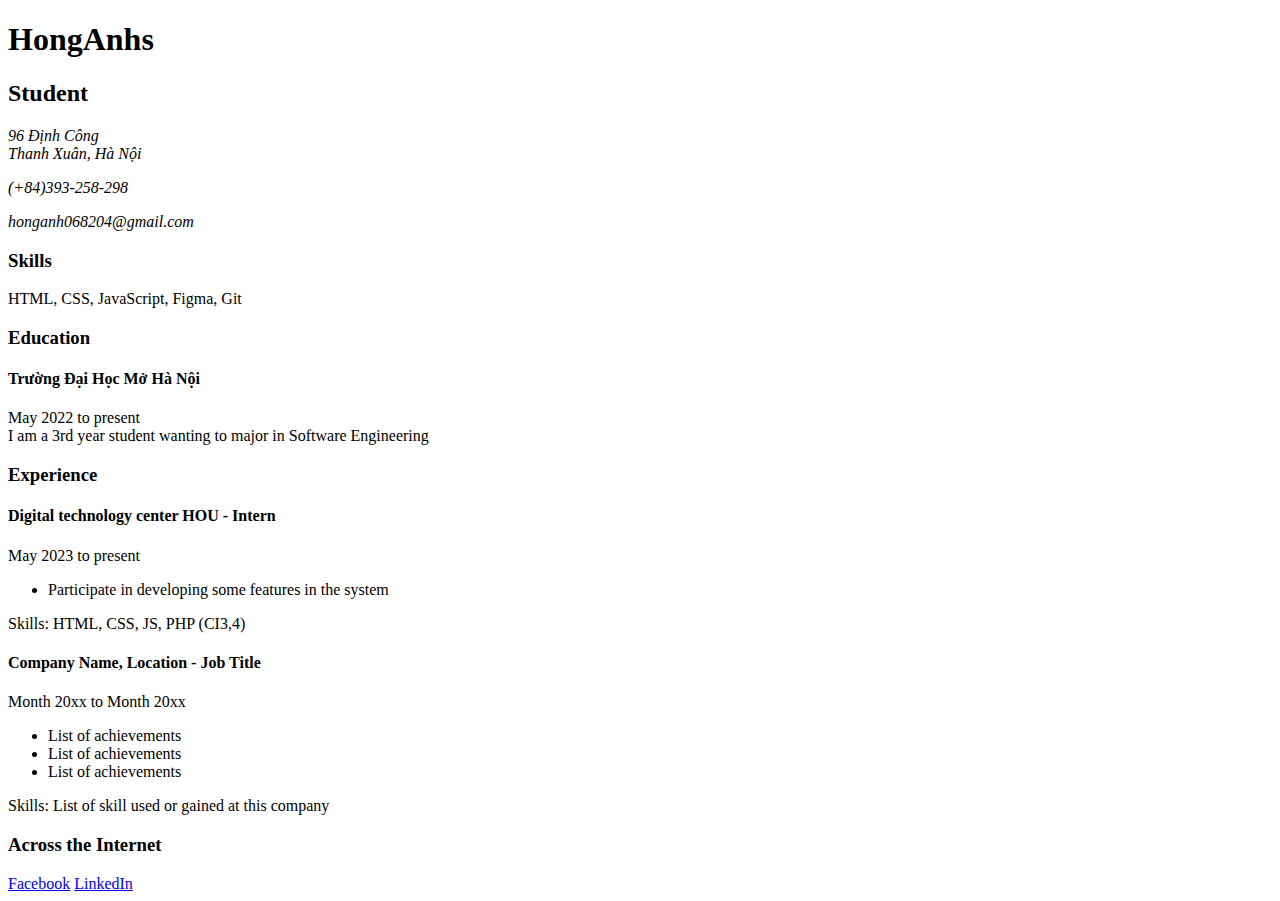
<file: Fontend Projects/01-single-page-cv/index.html>
<!DOCTYPE html>
<html lang="en">
  <head>
    <meta charset="UTF-8" />
    <meta name="viewport" content="width=device-width, initial-scale=1.0" />
    <title>NguyenHongAnhs</title>
    <!-- SEO Meta Tag  -->
    <meta name="desctiption" content="Single Page CV of HongAnhs, a student." />
    <meta
      name="keywords"
      content="Frontend Developer, HTML, CSS, JavaScript, Resume, Web Development"
    />
    <meta name="author" content="HongAnhs" />
    <!-- Open Graph Meta Tags -->
    <meta property="og:title" content="HongAnhs - Student" />
    <meta
      property="og:desctiption"
      content="Single CV of HongAnhs, a student"
    />
    <meta
      property="og:image"
      content="https://dynamic-media-cdn.tripadvisor.com/media/photo-o/1b/33/f7/12/caption.jpg?w=600&h=500&s=1"
    />
    <meta property="og:type" content="website" />
    <meta property="url" content="my profile web in the future" />
    <!-- Favicon -->
    <link rel="icon" href="Assets/vip.ico" type="image/x-icon" />
  </head>
  <body>
    <header>
      <h1>HongAnhs</h1>
      <h2>Student</h2>
      <div class="contact-info">
        <address>
          96 Định Công <br />
          Thanh Xuân, Hà Nội
          <p>(+84)393-258-298</p>
          <p>honganh068204@gmail.com</p>
        </address>
      </div>
    </header>
    <main>
      <section class="skills">
        <h3 class="section-title">Skills</h3>
        <p>HTML, CSS, JavaScript, Figma, Git</p>
      </section>
      <section class="education">
        <h3 class="section-title">Education</h3>
        <h4>Trường Đại Học Mở Hà Nội</h4>
        <p>
          May 2022 to present <br />
          I am a 3rd year student wanting to major in Software Engineering
        </p>
      </section>
      <section>
        <h3 class="section-title">Experience</h3>
        <article>
          <h4>Digital technology center HOU - Intern</h4>
          <p>May 2023 to present</p>
          <ul>
            <li>Participate in developing some features in the system</li>
          </ul>
          <p>Skills: HTML, CSS, JS, PHP (CI3,4)</p>
        </article>
        <article>
          <h4>Company Name, Location - Job Title</h4>
          <p>Month 20xx to Month 20xx</p>
          <ul>
            <li>List of achievements</li>
            <li>List of achievements</li>
            <li>List of achievements</li>
          </ul>
          <p>Skills: List of skill used or gained at this company</p>
        </article>
      </section>
      <section class="internet">
        <h3 class="section-title">Across the Internet</h3>
        <a href="https://www.facebook.com/hong.anh.335981/">Facebook</a>
        <a
          href="https://www.linkedin.com/in/h%E1%BB%93ng-%C3%A1nh-nguy%E1%BB%85n-937087252/"
          >LinkedIn</a
        >
      </section>
    </main>
  </body>
</html>
</file>
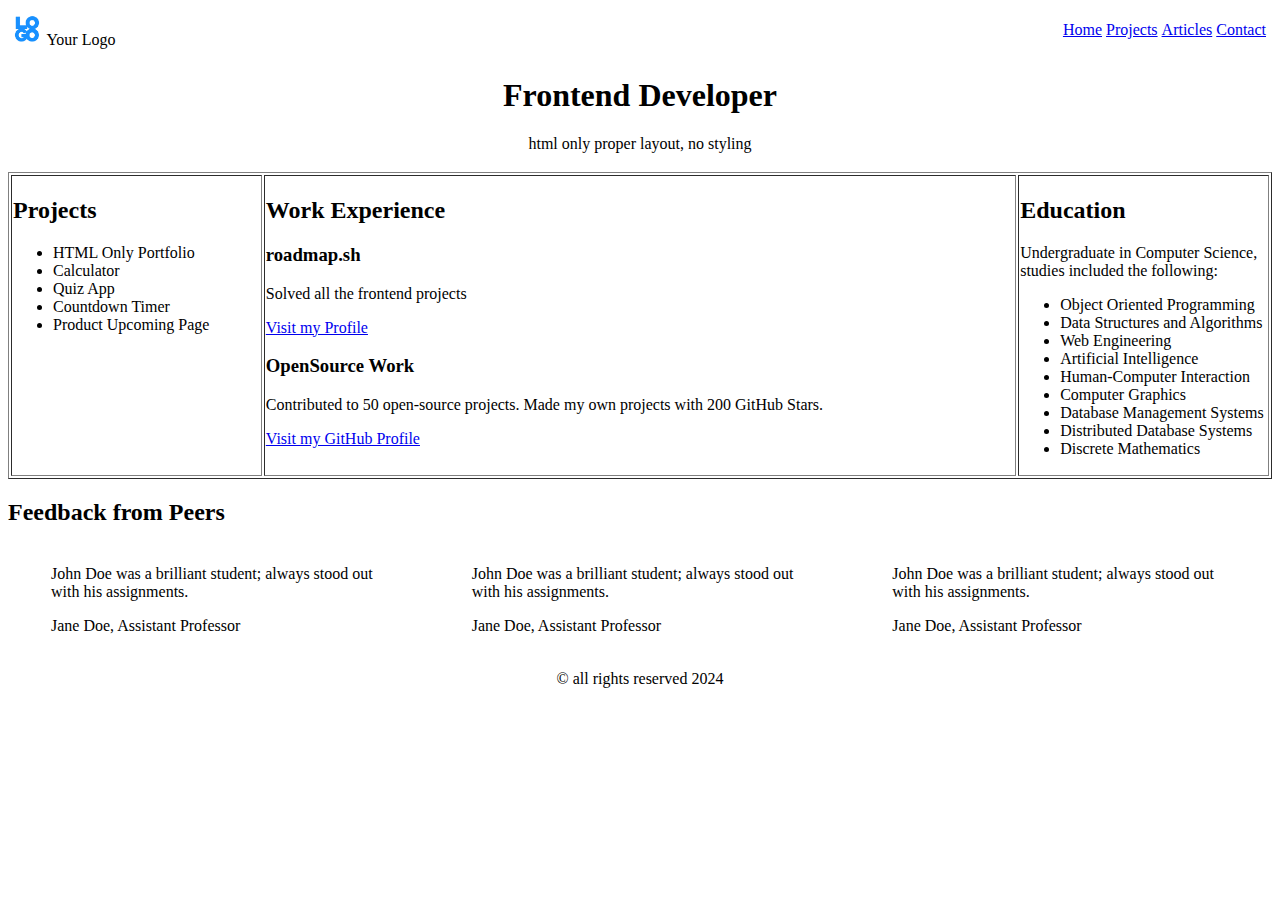
<file: Frontend Projects/02-basic-html-website/index.html>
<!DOCTYPE html>
<html lang="en">
  <head>
    <meta charset="UTF-8" />
    <meta name="viewport" content="width=device-width, initial-scale=1.0" />
    <title>Basic HTML WEB</title>
    <meta name="description" content="A simple HTML web" />
    <!-- SEO Meta teg -->
    <meta
      name="description"
      content="A simple HTML-only website for roadmap.sh frontend"
    />
    <meta name="keywords" content="Frontend Project, HTML, Roadmap.sh" />
    <meta name="author" content="Austin Hill" />
  </head>
  <body>
    <header>
      <table width="100%">
        <tr>
          <td>
            <div class="logo">
              <img width="32" src="../../assets/logo.png" alt="Logo" />
              <span>Your Logo</span>
            </div>
          </td>
          <td align="right">
            <nav>
              <table>
                <tr>
                  <td><a href="index.html">Home</a></td>
                  <td><a href="#">Projects</a></td>
                  <td><a href="#">Articles</a></td>
                  <td><a href="#">Contact</a></td>
                </tr>
              </table>
            </nav>
          </td>
        </tr>
      </table>
    </header>

    <main>
      <section class="intro">
        <table width="100%">
          <tr>
            <td align="center">
              <section class="intro">
                <h1>Frontend Developer</h1>
                <p>html only proper layout, no styling</p>
              </section>
            </td>
          </tr>
        </table>
      </section>
      <section class="part1">
        <table width="100%" border="1">
          <td width="20%" valign="top">
            <section class="projects">
              <h2>Projects</h2>
              <ul>
                <li>HTML Only Portfolio</li>
                <li>Calculator</li>
                <li>Quiz App</li>
                <li>Countdown Timer</li>
                <li>Product Upcoming Page</li>
              </ul>
            </section>
          </td>
          <td width="60%" valign="top">
            <section class="work-experience">
              <h2>Work Experience</h2>
              <article>
                <h3>roadmap.sh</h3>
                <p>Solved all the frontend projects</p>
                <a href="projects.html">Visit my Profile</a>
              </article>
              <article>
                <h3>OpenSource Work</h3>
                <p>
                  Contributed to 50 open-source projects. Made my own projects
                  with 200 GitHub Stars.
                </p>
                <a href="https://github.com/akinghill"
                  >Visit my GitHub Profile</a
                >
              </article>
            </section>
          </td>
          <td width="20%" valign="top">
            <section class="education">
              <h2>Education</h2>
              <p>
                Undergraduate in Computer Science, studies included the
                following:
              </p>
              <ul>
                <li>Object Oriented Programming</li>
                <li>Data Structures and Algorithms</li>
                <li>Web Engineering</li>
                <li>Artificial Intelligence</li>
                <li>Human-Computer Interaction</li>
                <li>Computer Graphics</li>
                <li>Database Management Systems</li>
                <li>Distributed Database Systems</li>
                <li>Discrete Mathematics</li>
              </ul>
            </section>
          </td>
        </table>
      </section>
      <aside class="reviews">
        <h2>Feedback from Peers</h2>
        <table width="100%">
          <tr>
            <td>
              <blockquote>
                <p>
                  John Doe was a brilliant student; always stood out with his
                  assignments.
                </p>
                <footer>Jane Doe, Assistant Professor</footer>
              </blockquote>
            </td>
            <td>
              <blockquote>
                <p>
                  John Doe was a brilliant student; always stood out with his
                  assignments.
                </p>
                <footer>Jane Doe, Assistant Professor</footer>
              </blockquote>
            </td>
            <td>
              <blockquote>
                <p>
                  John Doe was a brilliant student; always stood out with his
                  assignments.
                </p>
                <footer>Jane Doe, Assistant Professor</footer>
              </blockquote>
            </td>
          </tr>
        </table>
      </aside>
    </main>
    <footer align="center">
      <p>&copy; all rights reserved 2024</p>
    </footer>
  </body>
</html>
</file>
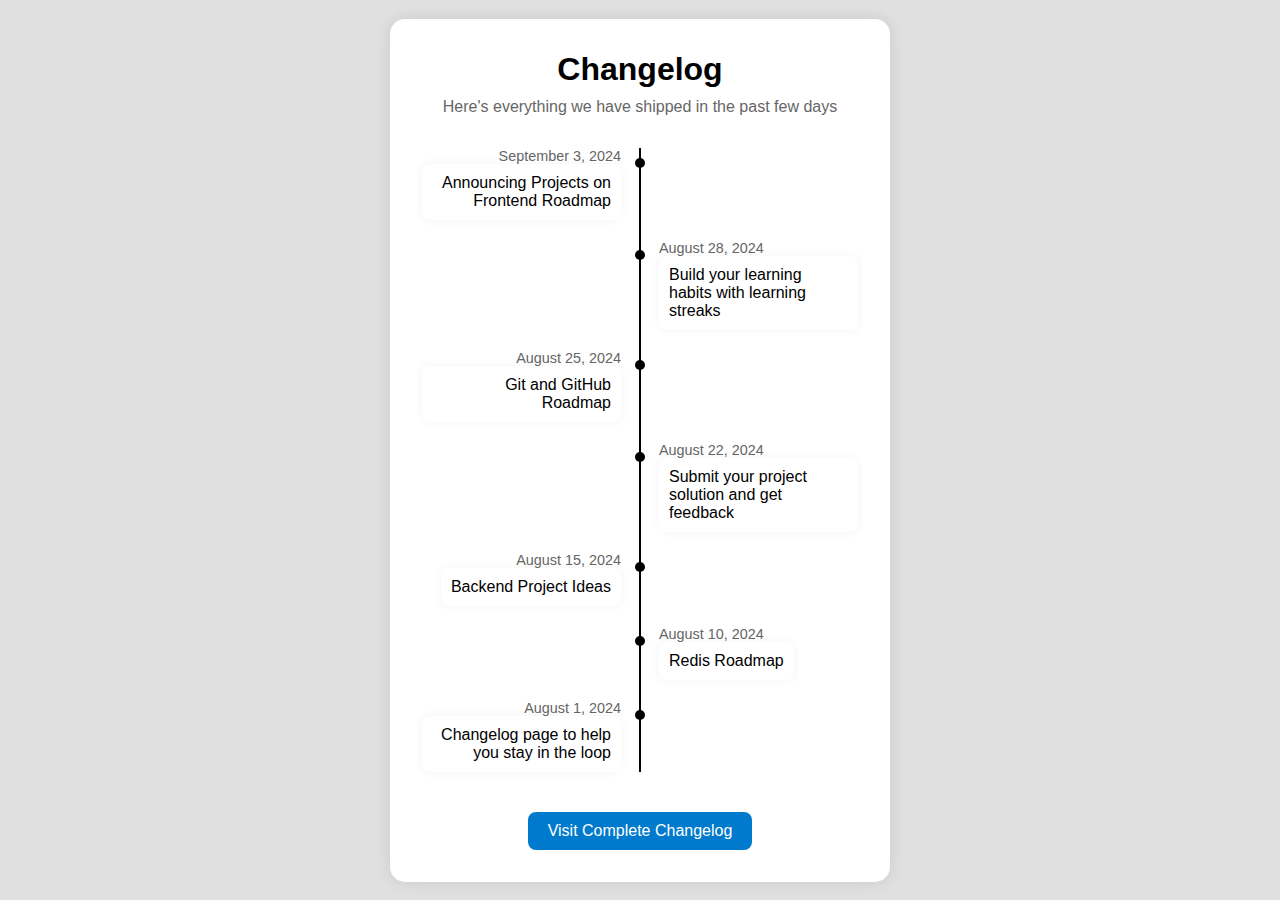
<file: Frontend Projects/04-changelog-component/index.html>
<!DOCTYPE html>
<html lang="en">
  <head>
    <meta charset="UTF-8" />
    <meta name="viewport" content="width=device-width, initial-scale=1.0" />
    <title>Changelog Component</title>
    <link rel="stylesheet" href="styles.css" />
  </head>
  <body>
    <div class="changelog-container">
      <h1>Changelog</h1>
      <p>Here's everything we have shipped in the past few days</p>

      <div class="timeline">
        <div class="timeline-item">
          <div class="timeline-date">September 3, 2024</div>
          <div class="timeline-content">
            Announcing Projects on Frontend Roadmap
          </div>
        </div>

        <div class="timeline-item">
          <div class="timeline-date">August 28, 2024</div>
          <div class="timeline-content">
            Build your learning habits with learning streaks
          </div>
        </div>

        <div class="timeline-item">
          <div class="timeline-date">August 25, 2024</div>
          <div class="timeline-content">Git and GitHub Roadmap</div>
        </div>

        <div class="timeline-item">
          <div class="timeline-date">August 22, 2024</div>
          <div class="timeline-content">
            Submit your project solution and get feedback
          </div>
        </div>

        <div class="timeline-item">
          <div class="timeline-date">August 15, 2024</div>
          <div class="timeline-content">Backend Project Ideas</div>
        </div>

        <div class="timeline-item">
          <div class="timeline-date">August 10, 2024</div>
          <div class="timeline-content">Redis Roadmap</div>
        </div>

        <div class="timeline-item">
          <div class="timeline-date">August 1, 2024</div>
          <div class="timeline-content">
            Changelog page to help you stay in the loop
          </div>
        </div>
      </div>

      <a href="#" class="button">Visit Complete Changelog</a>
    </div>
  </body>
</html>
</file>
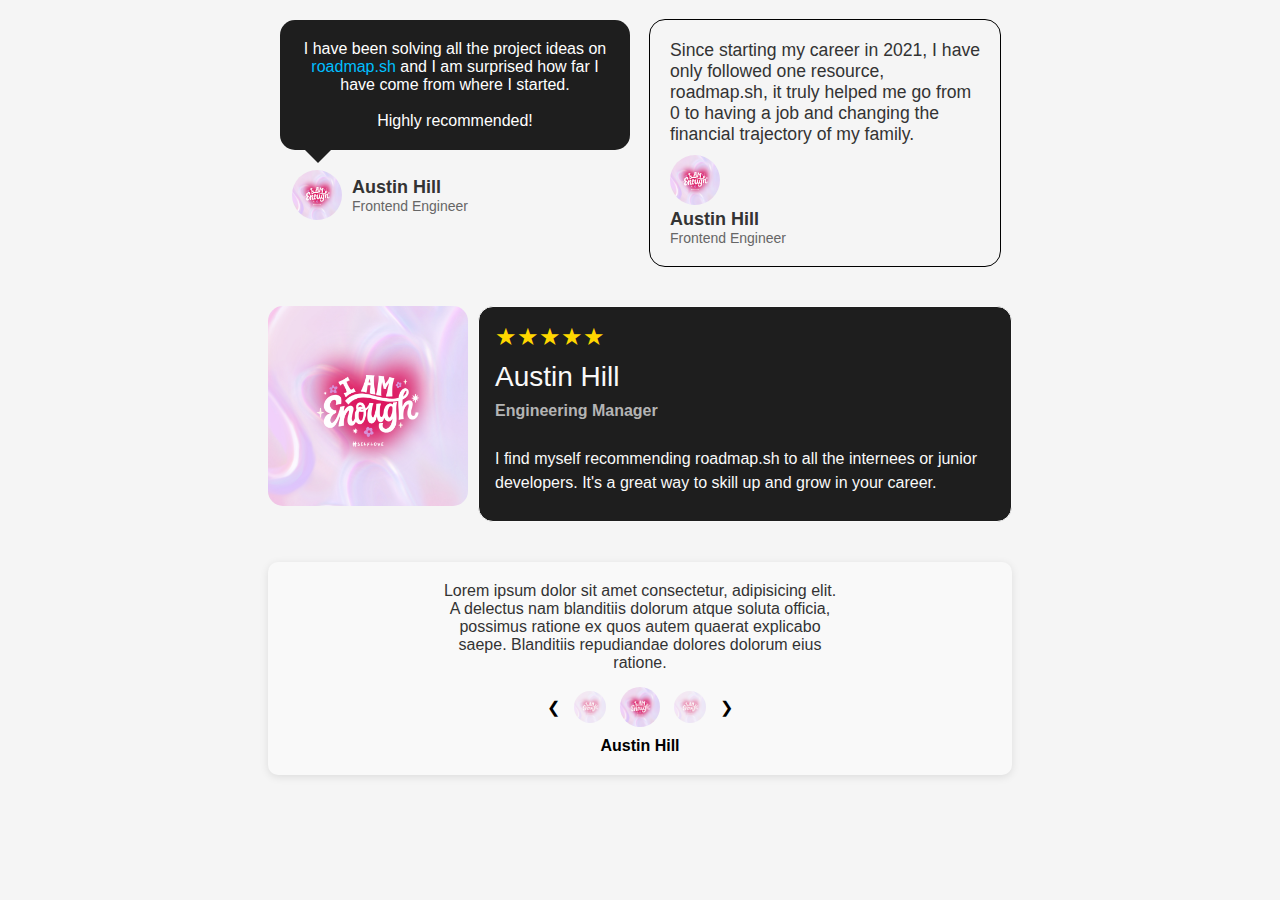
<file: Frontend Projects/05-testimonials-card/index.html>
<!DOCTYPE html>
<html lang="en">
  <head>
    <meta charset="UTF-8" />
    <meta name="viewport" content="width=device-width, initial-scale=1.0" />
    <title>Testimonials Card</title>
    <link rel="stylesheet" href="styles.css" />
  </head>
  <body>
    <div class="testimonials">
      <!-- Testimonial 1 -->
      <div class="testimonial-card-1">
        <div class="testimonial-content">
          <div class="speech-bubble">
            <p>
              I have been solving all the project ideas on
              <a href="https://roadmap.sh">roadmap.sh</a> and I am surprised how
              far I have come from where I started.<br /><br />
              Highly recommended!
            </p>
          </div>
          <div class="profile">
            <img src="../../assets/logo2.png" alt="Artem Jones" />
            <div class="profile-details">
              <h3>Austin Hill</h3>
              <p>Frontend Engineer</p>
            </div>
          </div>
        </div>
      </div>

      <!-- Testimonial 2 -->
      <div class="testimonial-card-2">
        <div class="testimonial-content">
          <p class="quote">
            Since starting my career in 2021, I have only followed one resource,
            roadmap.sh, it truly helped me go from 0 to having a job and
            changing the financial trajectory of my family.
          </p>
        </div>
        <div class="profile-info">
          <img
            src="../../assets/logo2.png"
            alt="Profile Pic"
            class="profile-pic"
          />
          <div class="profile-details">
            <h4>Austin Hill</h4>
            <p>Frontend Engineer</p>
          </div>
        </div>
      </div>

      <!-- Testimonial 3 -->
      <div class="testimonial-card-3">
        <img src="../../assets/logo2.png" alt="Profile Pic" />
        <div class="testimonial-content">
          <div class="rating">★★★★★</div>
          <h4>Austin Hill</h4>
          <p class="position">Engineering Manager</p>
          <p class="quote">
            I find myself recommending roadmap.sh to all the internees or junior
            developers. It's a great way to skill up and grow in your career.
          </p>
        </div>
      </div>

      <div class="testimonial-slider">
        <p class="slider-quote">
          Lorem ipsum dolor sit amet consectetur, adipisicing elit. A delectus
          nam blanditiis dolorum atque soluta officia, possimus ratione ex quos
          autem quaerat explicabo saepe. Blanditiis repudiandae dolores dolorum
          eius ratione.
        </p>
        <div class="slider-profiles">
          <span class="prev"></span>
          <img
            src="../../assets/logo2.png"
            alt="Profile Pic"
            class="profile-pic-small unfocused"
          />
          <img
            src="../../assets/logo2.png"
            alt="Profile Pic"
            class="profile-pic-small focused"
          />
          <img
            src="../../assets/logo2.png"
            alt="Profile Pic"
            class="profile-pic-small unfocused"
          />
          <span class="next"></span>
        </div>
        <div class="slider-controls">
          <span class="profile-name">Austin Hill</span>
        </div>
      </div>
    </div>
  </body>
</html>
</file>
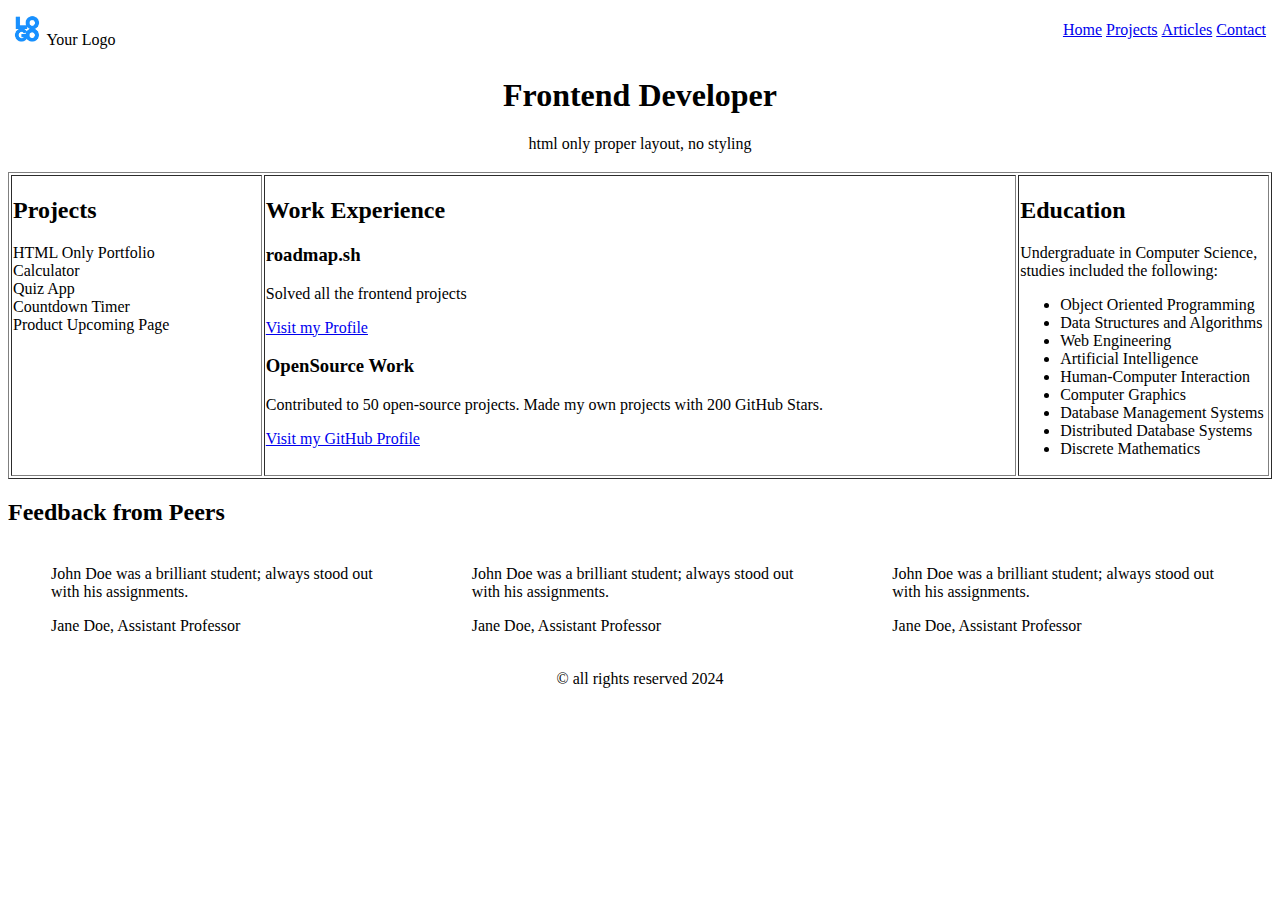
<file: Frontend Projects/03-personal-portfolio/indenx.html>
<!DOCTYPE html>
<html lang="en">
  <head>
    <meta charset="UTF-8" />
    <meta name="viewport" content="width=device-width, initial-scale=1.0" />
    <title>Basic HTML WEB</title>
    <meta name="description" content="A simple HTML web" />
    <!-- SEO Meta teg -->
    <meta
      name="description"
      content="A simple HTML-only website for roadmap.sh frontend"
    />
    <meta name="keywords" content="Frontend Project, HTML, Roadmap.sh" />
    <meta name="author" content="Austin Hill" />
    <link rel="stylesheet" href="styles.css" />
  </head>
  <body>
    <header>
      <table width="100%">
        <tr>
          <td class="logo">
            <div class="logo">
              <img width="32" src="../../assets/logo.png" alt="Logo" />
              <span>Your Logo</span>
            </div>
          </td>
          <td align="right">
            <nav>
              <table>
                <tr>
                  <td><a href="index.html">Home</a></td>
                  <td><a href="#">Projects</a></td>
                  <td><a href="#">Articles</a></td>
                  <td><a href="#">Contact</a></td>
                </tr>
              </table>
            </nav>
          </td>
        </tr>
      </table>
    </header>

    <main>
      <section class="intro">
        <table width="100%">
          <tr>
            <td align="center">
              <section class="intro">
                <h1>Frontend Developer</h1>
                <p>html only proper layout, no styling</p>
              </section>
            </td>
          </tr>
        </table>
      </section>
      <section class="part1">
        <table width="100%" border="1">
          <td width="20%" valign="top">
            <section class="projects">
              <h2>Projects</h2>
              <ul>
                <li>HTML Only Portfolio</li>
                <li>Calculator</li>
                <li>Quiz App</li>
                <li>Countdown Timer</li>
                <li>Product Upcoming Page</li>
              </ul>
            </section>
          </td>
          <td width="60%" valign="top">
            <section class="work-experience">
              <h2>Work Experience</h2>
              <article>
                <h3>roadmap.sh</h3>
                <p>Solved all the frontend projects</p>
                <a href="projects.html">Visit my Profile</a>
              </article>
              <article>
                <h3>OpenSource Work</h3>
                <p>
                  Contributed to 50 open-source projects. Made my own projects
                  with 200 GitHub Stars.
                </p>
                <a href="https://github.com/akinghill"
                  >Visit my GitHub Profile</a
                >
              </article>
            </section>
          </td>
          <td width="20%" valign="top">
            <section class="education">
              <h2>Education</h2>
              <p>
                Undergraduate in Computer Science, studies included the
                following:
              </p>
              <ul class="edu">
                <li class="edu">Object Oriented Programming</li>
                <li>Data Structures and Algorithms</li>
                <li>Web Engineering</li>
                <li>Artificial Intelligence</li>
                <li>Human-Computer Interaction</li>
                <li>Computer Graphics</li>
                <li>Database Management Systems</li>
                <li>Distributed Database Systems</li>
                <li>Discrete Mathematics</li>
              </ul>
            </section>
          </td>
        </table>
      </section>
      <aside class="reviews">
        <h2>Feedback from Peers</h2>
        <table width="100%">
          <tr>
            <td>
              <blockquote>
                <p>
                  John Doe was a brilliant student; always stood out with his
                  assignments.
                </p>
                <footer>Jane Doe, Assistant Professor</footer>
              </blockquote>
            </td>
            <td>
              <blockquote>
                <p>
                  John Doe was a brilliant student; always stood out with his
                  assignments.
                </p>
                <footer>Jane Doe, Assistant Professor</footer>
              </blockquote>
            </td>
            <td>
              <blockquote>
                <p>
                  John Doe was a brilliant student; always stood out with his
                  assignments.
                </p>
                <footer>Jane Doe, Assistant Professor</footer>
              </blockquote>
            </td>
          </tr>
        </table>
      </aside>
    </main>
    <footer align="center">
      <p>&copy; all rights reserved 2024</p>
    </footer>
  </body>
</html>
</file>
<file: Frontend Projects/04-changelog-component/styles.css>
:root {
  --background-color: #fff;
  --text-color: #000;
  --text-accent-color: #666;
  --accent-color: #007acc;
  --accent-hover-color: #005bb5;
  --accent-active-color: #003f87;
  --border-color: #e0e0e0;
}
[data-theme="dark"] {
  --background-color: #121212;
  --text-color: #e0e0e0;
  --text-accent-color: #a3a3a3;
  --accent-color: #bb86fc;
  --accent-hover-color: #9f63d6;
  --accent-active-color: #7e3eb0;
  --border-color: #333;
}
* {
  margin: 0;
  padding: 0;
  box-sizing: border-box;
}

body {
  font-family: Arial, sans-serif;
  display: flex;
  justify-content: center;
  align-items: center;
  min-height: 100vh;
  background-color: var(--border-color);
  color: var(--text-color);
}
.changelog-container {
  background-color: var(--background-color);
  padding: 2rem;
  border-radius: 15px;
  max-width: 500px;
  width: 100%;
  box-shadow: 0 0 15px rgba(0, 0, 0, 0.1);
  text-align: center;
}
.changelog-container h1 {
  font-size: 2rem;
  margin-bottom: 10px;
}
.changelog-container p {
  font-size: 1rem;
  color: var(--text-accent-color);
  margin-bottom: 2rem;
}
.timeline {
  position: relative;
  margin: 20px 0;
  padding: 0;
}
.timeline:before {
  content: "";
  position: absolute;
  width: 2px;
  background-color: var(--text-color);
  top: 0;
  bottom: 0;
  left: 50%;
  margin-left: -1px;
}
.timeline-item {
  margin-bottom: 20px;
  position: relative;
  width: calc(50% + 1px);
  padding-right: 20px;
  text-align: right;
}
.timeline-item .timeline-date {
  font-size: 0.9rem;
  color: var(--text-accent-color);
}
.timeline-item .timeline-content {
  font-size: 1rem;
  background-color: var(--background-color);
  border-radius: 8px;
  padding: 10px;
  box-shadow: 0 0 10px rgba(0, 0, 0, 0.05);
  display: inline-block;
}
.timeline-item:nth-child(even) {
  left: calc(50% - 1px);
  text-align: left;
  padding-left: 20px;
  padding-right: 0;
}
.timeline-item:nth-child(even) .timeline-content {
  margin-left: 0;
}
.timeline-item:before {
  content: "";
  position: absolute;
  width: 10px;
  height: 10px;
  right: -4px;
  background-color: var(--text-color);
  border-radius: 50%;
  top: 10px;
}
.timeline-item:nth-child(even):before {
  left: -4px;
  right: auto;
}
.button {
  display: inline-block;
  background-color: var(--accent-color);
  color: var(--background-color);
  padding: 10px 20px;
  text-decoration: none;
  border-radius: 8px;
  margin-top: 20px;
}
.button:hover {
  background-color: var(--accent-hover-color);
}
@media (max-width: 600px) {
  .timeline-item {
    width: 100%;
    text-align: left;
    padding-left: 20px;
  }

  .timeline-item:nth-child(even) {
    left: 0;
    padding-left: 20px;
  }

  .timeline:before {
    left: 10px;
  }

  .timeline-item:before {
    left: 5px;
  }

  .timeline-item:nth-child(even):before {
    left: 5px;
  }
}
</file>
<file: Frontend Projects/05-testimonials-card/styles.css>
body {
  font-family: Arial, sans-serif;
  background-color: #f5f5f5;
  margin: 0;
  padding: 20px;
  justify-content: center;
}

* {
  margin: 0;
  padding: 0;
  box-sizing: border-box;
}
.testimonial-content {
  flex: 1;
  display: flex;
  flex-direction: column;
  align-items: center;
}
.quote {
  font-size: 1.1rem;
  color: #333;
  margin-bottom: 10px;
}
.profile {
  display: flex;
  align-items: center;
  gap: 10px;
  width: 100%;
  padding: 0 0.75rem;
}

.profile img,
.profile-pic {
  width: 50px;
  height: 50px;
  border-radius: 50%;
  object-fit: cover;
}
.profile-details h3,
.profile-details h4 {
  margin: 0;
  font-size: 18px;
  color: #333;
}

.profile-details p {
  margin: 0;
  font-size: 14px;
  color: #666;
}
.rating {
  color: #ffd700;
  font-size: 1.5rem;
  margin-bottom: 10px;
}

.position {
  font-weight: bold;
  color: #444;
  margin-bottom: 5px;
}
.testimonial-card-1,
.testimonial-card-2 {
  max-width: 350px;
}
.testimonial-card-2 {
  outline: 1px solid #000;
  border-radius: 15px;
  padding: 20px;
}

.testimonial-card-3 {
  display: flex;
  align-items: flex-start;
  gap: 10px;
  flex-wrap: wrap;
  margin: 20px 0;
}

.testimonial-card-3 img {
  width: 33%;
  max-width: 200px;
  border-radius: 15px;
}
.testimonial-card-3 .testimonial-content {
  background-color: #1e1e1e;
  color: #f9f9f9;
  padding: 1rem;
  border-radius: 15px;
  border: 1px solid;
  align-items: flex-start;
}

.testimonial-card-3 .testimonial-content h4 {
  font-size: 1.75rem;
  font-weight: 400;
  margin-bottom: 0.4rem;
}

.testimonial-card-3 .testimonial-content .position {
  color: #b4b4b4;
  margin-bottom: 1.5rem;
}

.testimonial-card-3 .testimonial-content p {
  color: #f9f9f9;
  font-size: 1rem;
  line-height: 1.5;
}
.speech-bubble {
  background-color: #1e1e1e;
  color: white;
  padding: 20px;
  border-radius: 15px;
  position: relative;
  margin-bottom: 20px;
  text-align: center;
}

.speech-bubble::after {
  content: "";
  position: absolute;
  bottom: -13px;
  left: 2.4rem;
  transform: translateX(-50%);
  border-left: 20px solid transparent;
  border-right: 20px solid transparent;
  border-top: 20px solid #1e1e1e;
}

.speech-bubble a {
  color: #00bfff;
  text-decoration: none;
}

.speech-bubble a:hover {
  text-decoration: underline;
}
.testimonial-slider {
  width: 100%;
  background-color: #f9f9f9;
  border-radius: 10px;
  padding: 20px;
  display: flex;
  flex-direction: column;
  align-items: center;
  box-shadow: 0 2px 8px rgba(0, 0, 0, 0.1);
}

.slider-quote {
  font-size: 1rem;
  color: #333;
  text-align: center;
  margin-bottom: 15px;
  max-width: 400px;
}

.slider-profiles {
  display: flex;
  align-items: center;
  gap: 10px;
}

.profile-pic-small {
  width: 40px;
  height: 40px;
  border-radius: 50%;
}

.slider-profiles img:first-of-type,
.slider-profiles img:last-of-type {
  scale: 0.8;
  opacity: 0.5;
}

.slider-controls {
  display: flex;
  align-items: center;
  gap: 10px;
  margin-top: 10px;
}

.slider-controls .prev,
.slider-controls .next {
  cursor: pointer;
  font-size: 1.2rem;
  color: #333;
}

.prev::before {
  content: "❮";
}

.next::before {
  content: "❯";
}

.profile-name {
  font-weight: bold;
}
.testimonials {
  display: flex;
  justify-content: center;
  gap: 20px;
  flex-wrap: wrap;
  margin: 0 20%;
}
</file>
<file: Frontend Projects/03-personal-portfolio/styles.css>
@media (max-width: 750px) {
  tr {
    display: flex; /* Chuyển hàng thành flex container */
    flex-direction: column; /* Sắp xếp các phần tử theo cột */
    align-items: flex-start; /* Căn nội dung sang trái */
  }

  td {
    width: 100%; /* Mỗi ô chiếm toàn bộ chiều rộng */
    display: block; /* Chuyển mỗi ô thành block */
    padding: 0.5rem 0; /* Thêm khoảng cách giữa các ô */
  }
  .logo {
    justify-content: center !important; /* Căn giữa theo chiều dọc */
    align-items: center !important; /* Căn giữa theo chiều ngang */
    text-align: center !important; /* Căn giữa nội dung chữ */
  }
  nav {
    display: flex;
    justify-content: center; /* Căn giữa các phần tử trong nav */
    text-align: center; /* Căn giữa chữ trong các liên kết */
  }
  nav tr {
    flex-direction: unset;
  }
  nav td {
    margin-right: 10px;
  }
  .projects {
    justify-content: center !important; /* Căn giữa theo chiều dọc */
    align-items: center !important; /* Căn giữa theo chiều ngang */
    text-align: center !important; /* Căn giữa nội dung chữ */
  }
}
.projects ul {
  list-style-type: none;
  padding: 0;
}
</file>
